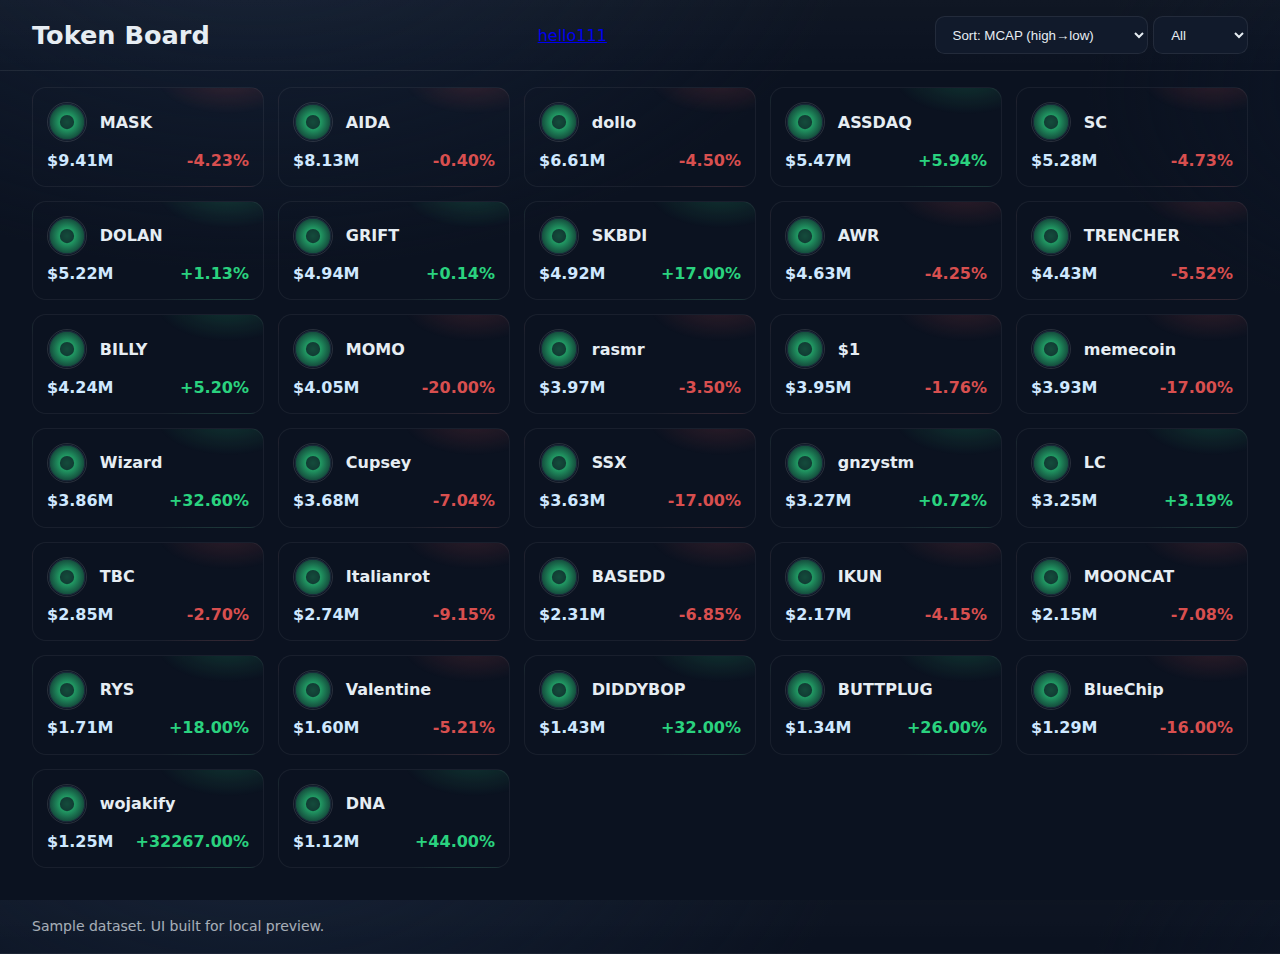
<file: index.html>
<!doctype html>
<html lang="en">
<head>
  <meta charset="utf-8"/>
  <meta name="viewport" content="width=device-width, initial-scale=1"/>
  <title>Token Board</title>
  <link rel="stylesheet" href="css/styles.css"/>
</head>
<body data-page="board">
  <header class="app-header">
    <h1>Token Board</h1>
     <a href="moon-race.html">hello111</a>
    <div class="controls" role="region" aria-label="Board controls">
      <label>
        <span class="visually-hidden">Sort</span>
        <select id="sortSelect" aria-label="Sort tokens">
          <option value="mcap_desc">Sort: MCAP (high→low)</option>
          <option value="change_desc">Sort: % Change (high→low)</option>
          <option value="name_asc">Sort: Name (A→Z)</option>
        </select>
      </label>
      <label>
        <span class="visually-hidden">Filter</span>
        <select id="filterSelect" aria-label="Filter tokens">
          <option value="all">All</option>
          <option value="gainers">Gainers</option>
          <option value="losers">Losers</option>
        </select>
      </label>
    </div>
  </header>

  <main class="container">
    <section id="board" class="board-grid" aria-live="polite"></section>
  </main>

  <footer class="app-footer">Sample dataset. UI built for local preview.</footer>

  <script src="js/main.js"></script>
</body>
</html>
</file>
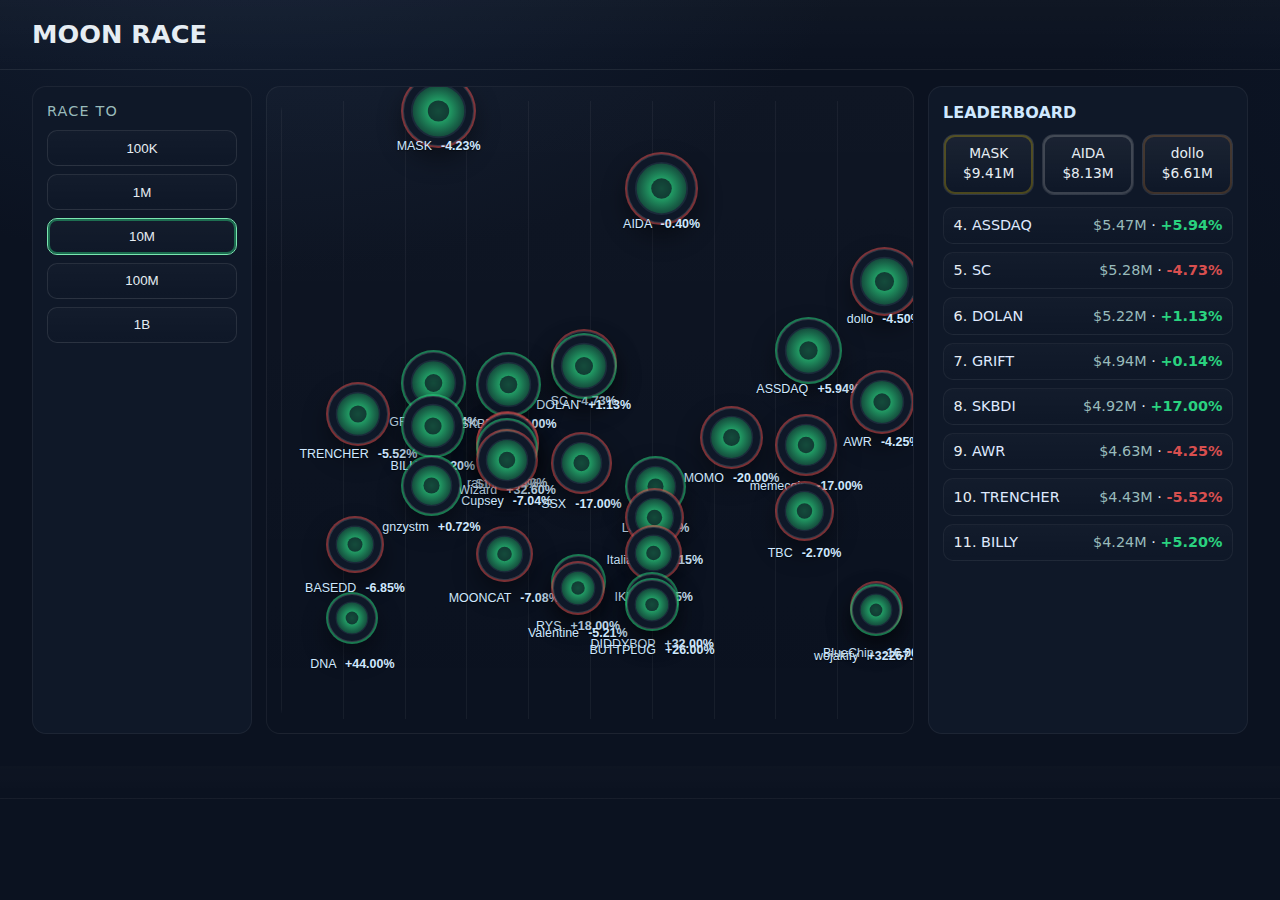
<file: moon-race.html>
<!doctype html>
<html lang="en">
<head>
  <meta charset="utf-8"/>
  <meta name="viewport" content="width=device-width, initial-scale=1"/>
  <title>Moon Race</title>
  <link rel="stylesheet" href="css/styles.css"/>
</head>
<body data-page="race">
  <header class="app-header">
    <h1>MOON RACE</h1>
  </header>

  <main class="race-layout">
    <aside class="race-rail" aria-label="Race targets">
      <div class="rail-title">RACE TO</div>
      <div class="rail-buttons" role="radiogroup" aria-label="Race target">
        <button class="rail-btn" data-target="100000" aria-label="Race to 100 thousand">100K</button>
        <button class="rail-btn" data-target="1000000" aria-label="Race to 1 million">1M</button>
        <button class="rail-btn active" data-target="10000000" aria-label="Race to 10 million" aria-pressed="true">10M</button>
        <button class="rail-btn" data-target="100000000" aria-label="Race to 100 million">100M</button>
        <button class="rail-btn" data-target="1000000000" aria-label="Race to 1 billion">1B</button>
      </div>
    </aside>

    <section class="race-chart" aria-label="Race chart">
      <div class="chart-track">
        <!-- lanes are drawn via CSS background -->
        <div id="bubbles" class="bubbles"></div>
      </div>
    </section>

    <aside class="race-leaderboard" aria-label="Leaderboard">
      <div class="lb-title">LEADERBOARD</div>
      <div id="lb-top3" class="lb-top3"></div>
      <ol id="lb-list" class="lb-list"></ol>
    </aside>
  </main>

  <footer class="app-footer"></footer>

  <script src="js/main.js"></script>
</body>
</html>
</file>
<file: css/styles.css>
:root{
  --bg:#0b1220;
  --panel:#111a2b;
  --panel-2:#0f1828;
  --text:#e6edf3;
  --muted:#9ab;
  --gain:#2ad27f;
  --loss:#d84f4f;
}

*{box-sizing:border-box}
html,body{height:100%}
body{
  margin:0;
  background:radial-gradient(1000px 600px at 20% -10%, #142034, transparent 60%),
             radial-gradient(900px 500px at 120% 10%, #0c1526, transparent 50%),
             var(--bg);
  color:var(--text);
  font:400 16px/1.45 system-ui, -apple-system, Segoe UI, Roboto, "Helvetica Neue", Arial, "Noto Sans", "Apple Color Emoji","Segoe UI Emoji";
}

.visually-hidden{position:absolute!important;height:1px;width:1px;overflow:hidden;clip:rect(1px,1px,1px,1px);white-space:nowrap}

.app-header, .app-footer{
  display:flex; align-items:center; justify-content:space-between;
  gap:1rem; padding:1rem clamp(1rem, 4vw, 2rem);
  background:linear-gradient(180deg, rgba(255,255,255,0.02), rgba(255,255,255,0));
  border-bottom:1px solid rgba(255,255,255,.06);
}
.app-header h1{font-size:clamp(1.1rem, 2.4vw, 1.6rem); margin:0}
.app-footer{opacity:.7; font-size:.875rem}

.controls select{
  background:var(--panel);
  color:var(--text);
  border:1px solid rgba(255,255,255,.08);
  border-radius:.6rem;
  padding:.6rem .8rem;
  outline: none;
}
.controls select:focus{box-shadow:0 0 0 3px rgba(99, 179, 237, .35)}

.container{padding:1rem clamp(1rem,4vw,2rem) 2rem}

.board-grid{
  display:grid;
  grid-template-columns:repeat(auto-fit,minmax(220px,1fr));
  gap:14px;
}

.card{
  background:linear-gradient(180deg, rgba(255,255,255,.03), rgba(255,255,255,.01));
  border:1px solid rgba(255,255,255,.06);
  border-radius:14px;
  padding:14px;
  position:relative;
  transition: transform .15s ease, box-shadow .15s ease, border-color .15s ease;
  outline:none;
  text-decoration:none; color:inherit;
}
.card:hover, .card:focus{ transform: translateY(-2px); box-shadow:0 10px 30px rgba(0,0,0,.35); border-color:rgba(255,255,255,.18)}

.card .row{display:flex; align-items:center; gap:.8rem}
.card img{width:40px;height:40px;border-radius:50%; flex:0 0 auto; border:1px solid rgba(255,255,255,.12)}
.card .name{font-weight:600}
.card .meta{margin-top:.4rem; display:flex; align-items:baseline; justify-content:space-between; gap:.5rem; color:var(--muted)}
.card .mcap{font-weight:600; color:#cfe8ff}
.card .pct{font-weight:700}
.card.gain .pct{color:var(--gain)}
.card.loss .pct{color:var(--loss)}

.card.gain{background-image: radial-gradient(120px 60px at 85% -10%, rgba(42,210,127,.18), transparent 60%);}
.card.loss{background-image: radial-gradient(120px 60px at 85% -10%, rgba(216,79,79,.18), transparent 60%);}

/* --- RACE PAGE --- */
.race-layout{
  display:grid; gap:14px;
  grid-template-columns: 220px 1fr 320px;
  padding:1rem clamp(1rem,4vw,2rem) 2rem;
}
@media (max-width: 1024px){
  .race-layout{ grid-template-columns: 1fr; }
  .race-rail{ order: -1; display:flex; align-items:center; gap:12px; overflow:auto; padding-bottom:.5rem}
}
.race-rail{
  background:var(--panel-2);
  border:1px solid rgba(255,255,255,.06);
  border-radius:14px; padding:14px;
}
.rail-title{font-size:.9rem; letter-spacing:.08em; color:#9bb; margin-bottom:.5rem}
.rail-buttons{display:flex; flex-direction:column; gap:8px}
@media (max-width: 1024px){ .rail-buttons{ flex-direction:row } }
.rail-btn{
  background:linear-gradient(180deg, rgba(255,255,255,.02), rgba(255,255,255,.00));
  border:1px solid rgba(255,255,255,.10);
  color:var(--text);
  border-radius:10px;
  padding:.6rem .9rem;
  cursor:pointer;
}
.rail-btn:hover, .rail-btn:focus{outline:none; box-shadow:0 0 0 3px rgba(99, 179, 237, .35)}
.rail-btn.active{border-color:#7ae6b0; box-shadow:0 0 0 2px rgba(42,210,127,.45) inset}

.race-chart{
  position:relative; min-height: 72vh;
  background:linear-gradient(180deg, rgba(255,255,255,.02), rgba(255,255,255,.00));
  border:1px solid rgba(255,255,255,.06);
  border-radius:14px;
  overflow:hidden;
}
.chart-track{ position:absolute; inset:14px; border-radius:10px;
  background:
    repeating-linear-gradient(to right, rgba(255,255,255,.05) 0 1px, transparent 1px 10%),
    radial-gradient(200px 40px at 50% -5%, rgba(42,210,127,.1), transparent 60%);
}
.bubbles{ position:absolute; inset:10px; }
.bubble{
  position:absolute; display:flex; align-items:center; justify-content:center;
  width:56px; height:56px; border-radius:50%;
  background:#0f1828; border:1px solid rgba(255,255,255,.14);
  box-shadow: 0 6px 16px rgba(0,0,0,.35);
  transition: transform .15s ease;
}
.bubble:hover, .bubble:focus{ transform: translateY(-4px) scale(1.03); outline:none; }
.bubble img{width:100%; height:100%; border-radius:50%}
.bubble.gain{ box-shadow: 0 0 0 2px rgba(42,210,127,.55), 0 12px 26px rgba(0,0,0,.45); }
.bubble.loss{ box-shadow: 0 0 0 2px rgba(216,79,79,.55), 0 12px 26px rgba(0,0,0,.45); }
.bubble .tag{ position:absolute; top:62px; white-space:nowrap; font-size:.78rem; color:#cfe8ff; text-shadow:0 1px 1px #0008 }
.bubble .tag .pct{ font-weight:700; margin-left:.35rem; }
.bubble.reached{ animation: pulse 1.4s infinite; }
@keyframes pulse{
  0%{ box-shadow:0 0 0 2px rgba(122,230,176,.7), 0 12px 26px rgba(0,0,0,.45) }
  100%{ box-shadow:0 0 0 12px rgba(122,230,176,0), 0 12px 26px rgba(0,0,0,.45) }
}

.tooltip{ position:absolute; padding:.5rem .6rem; background:#0b1220; border:1px solid rgba(255,255,255,.2); border-radius:.6rem; font-size:.8rem; color:#dce9ff; pointer-events:none; transform: translate(-50%,-110%); }
.tooltip .muted{ color:#9ab }

/* leaderboard */
.race-leaderboard{
  background:var(--panel-2);
  border:1px solid rgba(255,255,255,.06);
  border-radius:14px; padding:14px;
}
.lb-title{font-weight:600; margin-bottom:.6rem; color:#cfe8ff}
.lb-top3{ display:grid; grid-template-columns: repeat(3, 1fr); gap:8px; margin-bottom:12px; }
.medal{
  background:linear-gradient(180deg, rgba(255,255,255,.05), rgba(255,255,255,0));
  border:1px solid rgba(255,255,255,.10); border-radius:12px;
  padding:.6rem; text-align:center; font-size:.86rem;
}
.medal.gold{ box-shadow: inset 0 0 0 2px rgba(255,215,0,.25) }
.medal.silver{ box-shadow: inset 0 0 0 2px rgba(192,192,192,.25) }
.medal.bronze{ box-shadow: inset 0 0 0 2px rgba(205,127,50,.25) }
.lb-list{ list-style:none; padding:0; margin:0; display:flex; flex-direction:column; gap:8px; max-height: 40vh; overflow:auto }
.lb-item{
  display:flex; align-items:center; justify-content:space-between;
  background:linear-gradient(180deg, rgba(255,255,255,.02), rgba(255,255,255,0));
  border:1px solid rgba(255,255,255,.06); border-radius:10px; padding:.45rem .6rem;
  font-size:.9rem;
}
.lb-item .name{ color:#dfe9ff }
.lb-item .mcap{ color:#9bb }
.lb-item .pct{ font-weight:700 }
.lb-item .pct.gain{ color: var(--gain) }
.lb-item .pct.loss{ color: var(--loss) }

/* focus ring */
:focus-visible{ outline:3px solid rgba(99, 179, 237, .6); outline-offset:2px }
</file>
